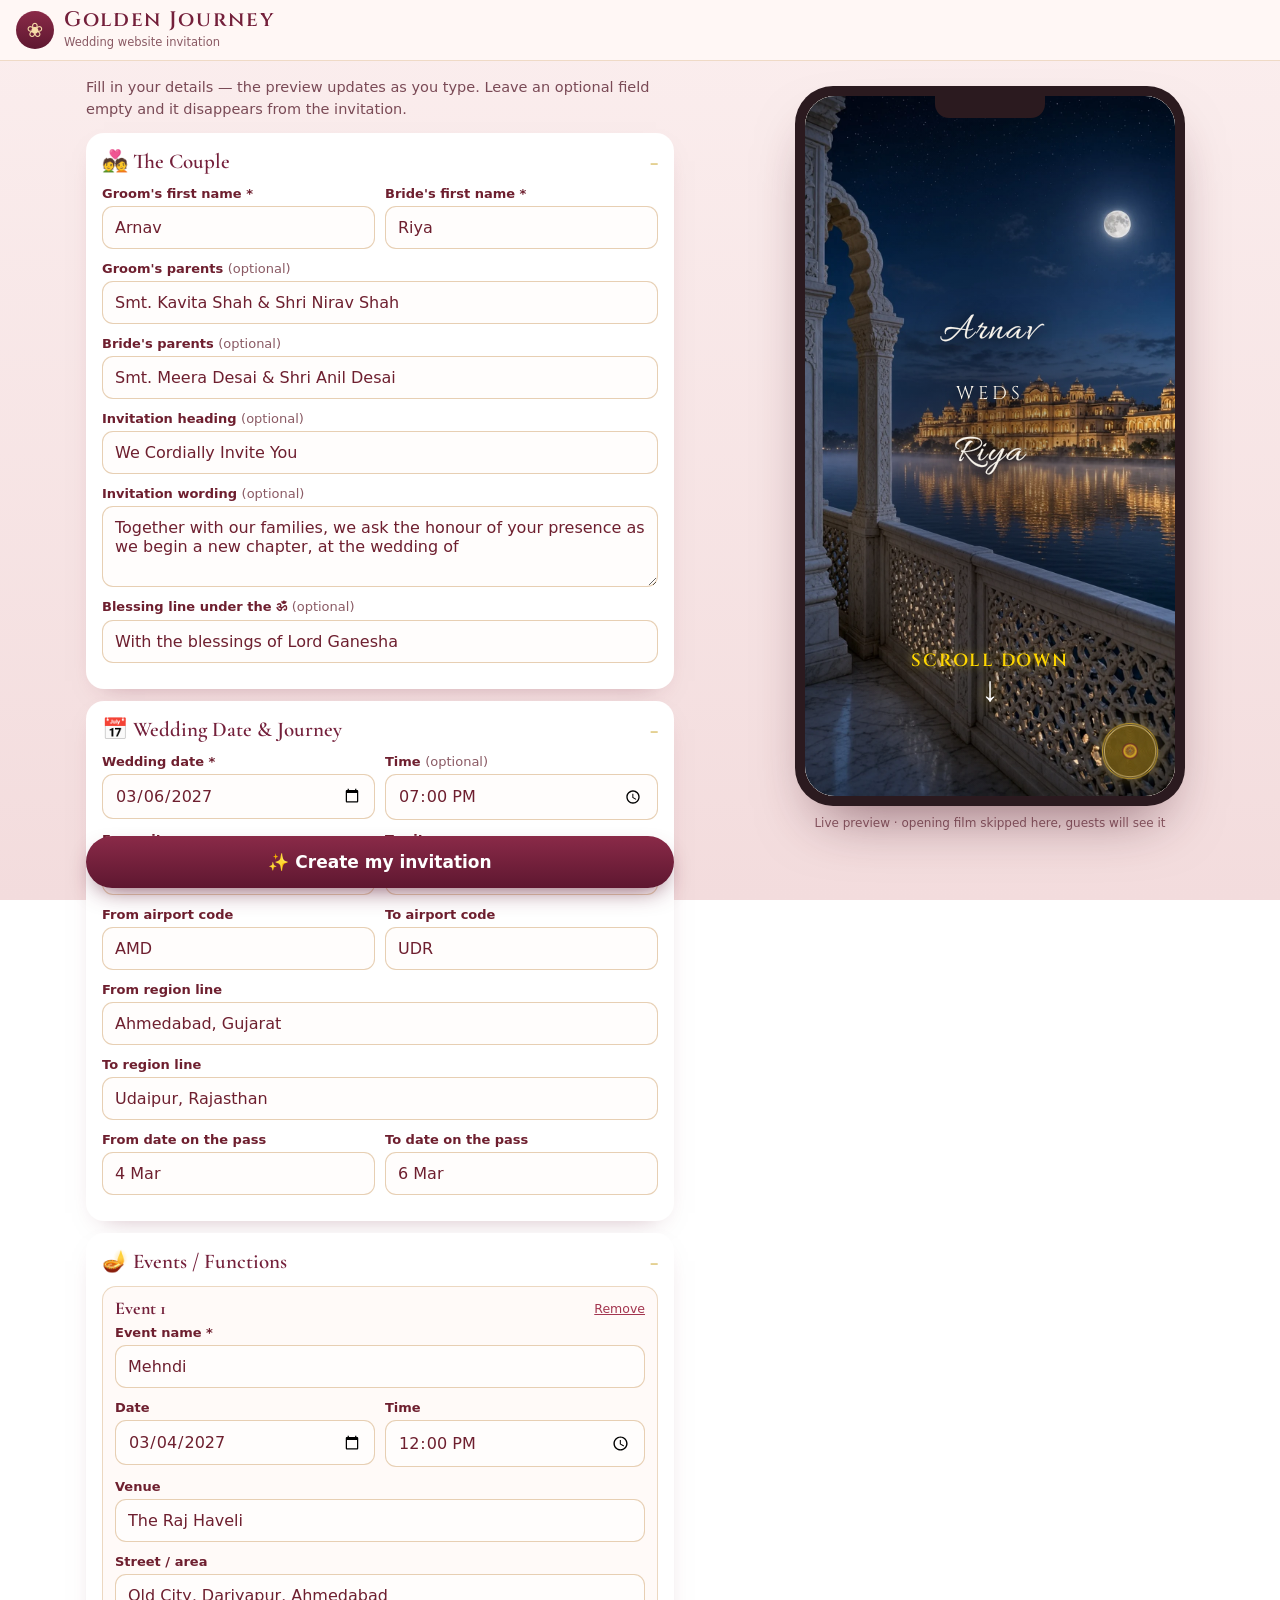
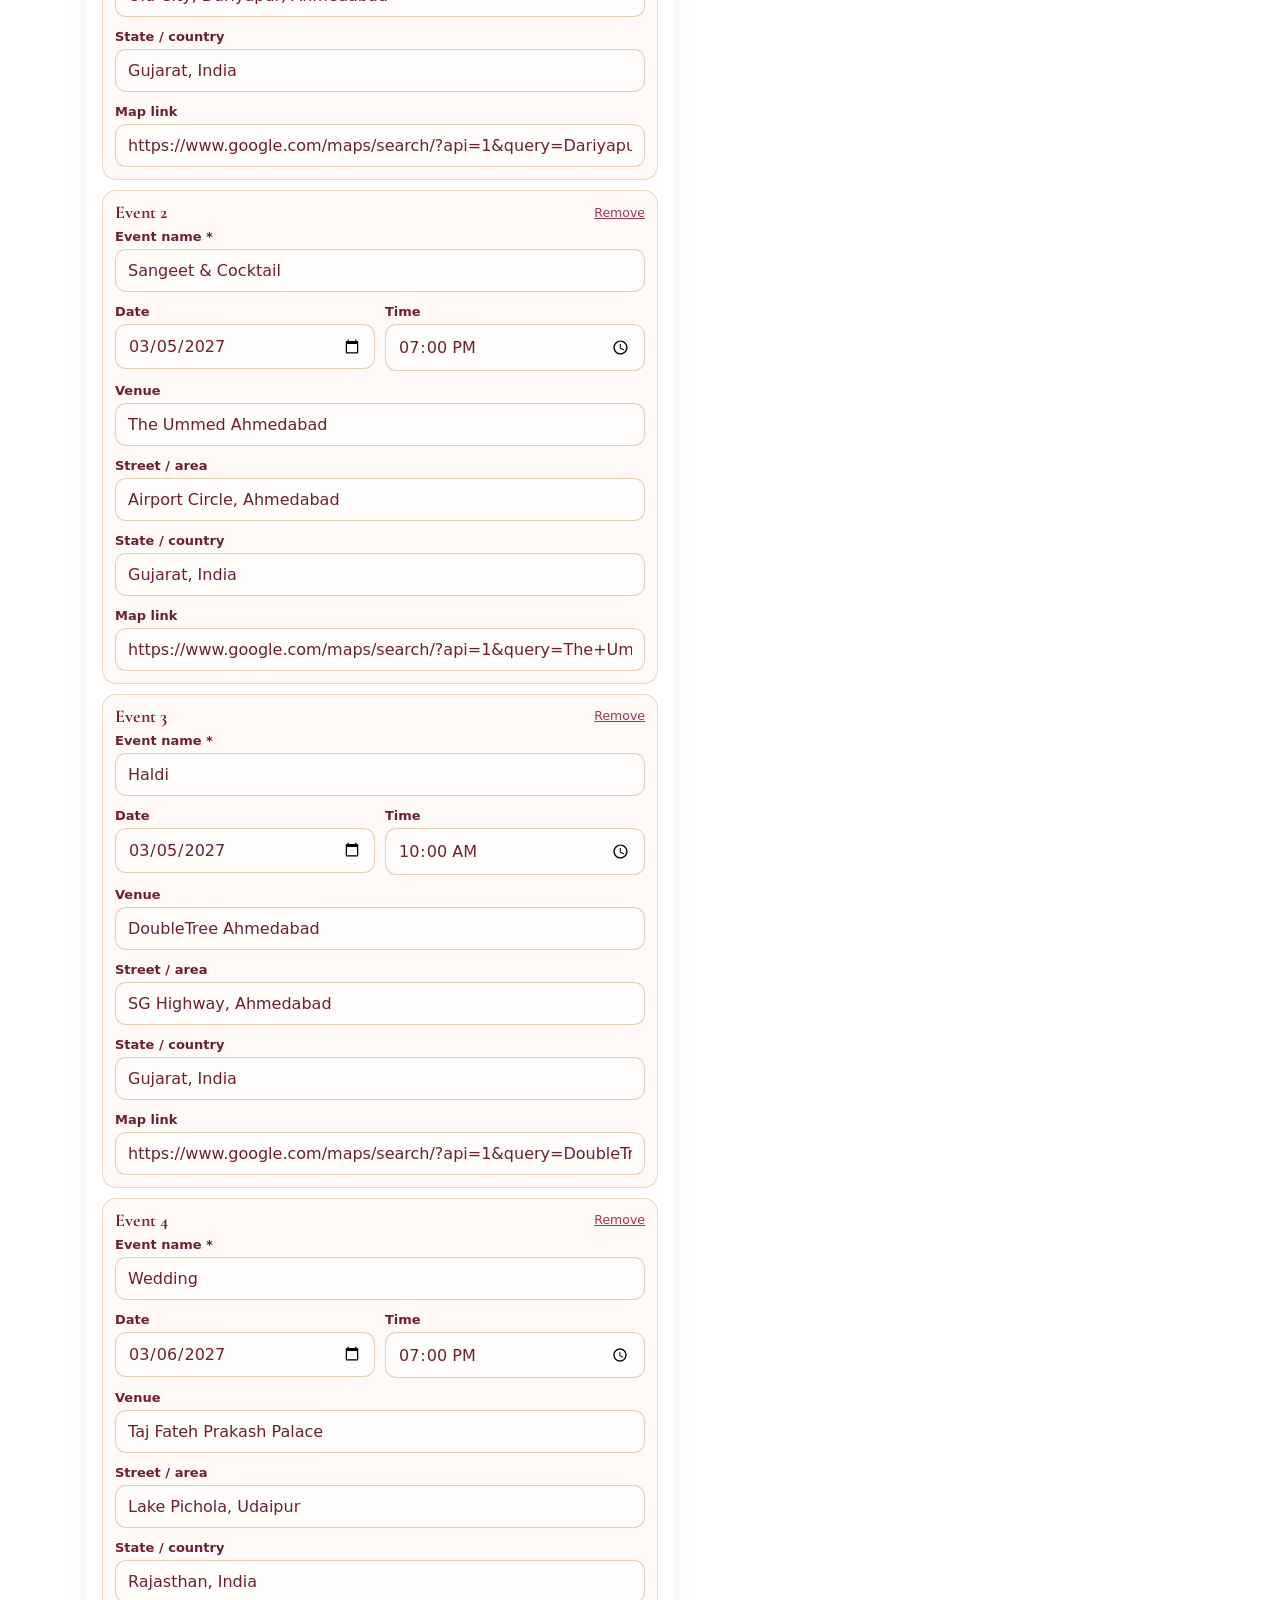
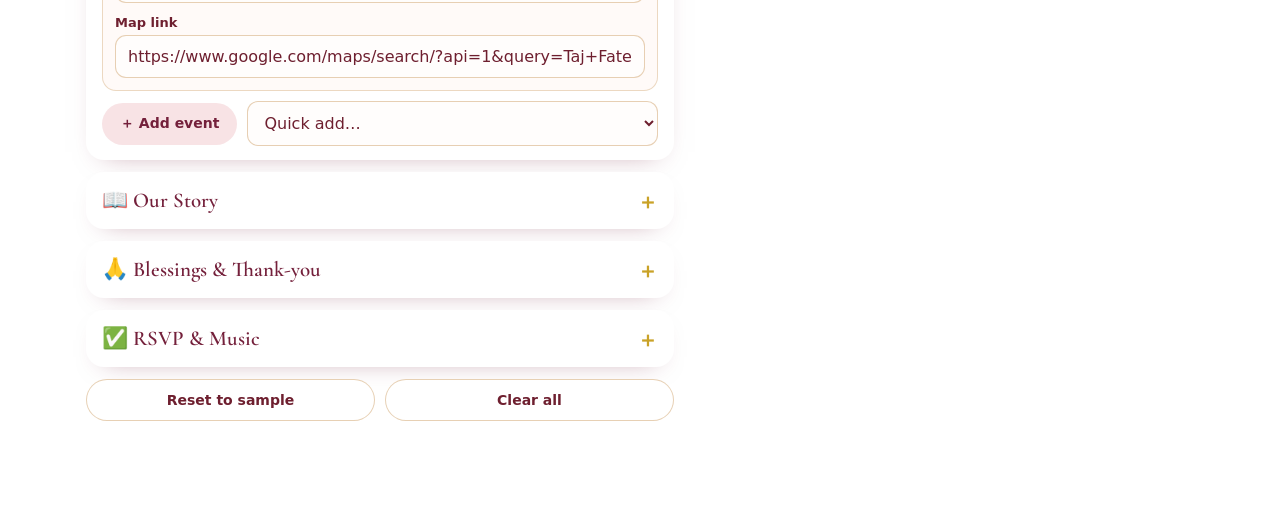
<file: edit.html>
<!doctype html>
<html lang="en">
<head>
<meta charset="utf-8">
<meta name="viewport" content="width=device-width,initial-scale=1,viewport-fit=cover">
<title>Customize your Golden Journey invitation — Just For You</title>
<link rel="stylesheet" href="assets/fonts/fonts.css">
<link rel="stylesheet" href="assets/editor.css">
<style>
  :root{ --ink:#6e1f2f; --paper:#faf5eb; --line:#e8c978; --gold:#c9a227; }
  .brand b{font-family:"Cinzel",serif;font-weight:600;letter-spacing:.08em}
</style>
</head>
<body>
<header class="top">
  <div class="brand"><span class="brand__mono">❀</span><div><b>Golden Journey</b><small>Wedding website invitation</small></div></div>
  <nav class="tabs" role="tablist"><button type="button" class="tab on" data-view="form">✎ Edit</button><button type="button" class="tab" data-view="preview">👁 Preview</button></nav>
</header>
<div class="wrap">
<form class="panel" id="ed" autocomplete="off" novalidate>
  <p class="intro">Fill in your details — the preview updates as you type. Leave an optional field empty and it disappears from the invitation.</p>

  <details class="grp" open><summary>💑 The Couple</summary>
    <div class="row2">
      <label>Groom's first name *<input name="groom_name" maxlength="30" required></label>
      <label>Bride's first name *<input name="bride_name" maxlength="30" required></label>
    </div>
    <label>Groom's parents <i>(optional)</i><input name="groom_parents" maxlength="120" placeholder="Son of …"></label>
    <label>Bride's parents <i>(optional)</i><input name="bride_parents" maxlength="120" placeholder="Daughter of …"></label>
    <label>Invitation heading <i>(optional)</i><input name="invite_kicker" maxlength="60"></label>
    <label>Invitation wording <i>(optional)</i><textarea name="invite_lead" rows="3" maxlength="280"></textarea></label>
    <label>Blessing line under the ॐ <i>(optional)</i><input name="blessing_line" maxlength="80"></label>
  </details>

  <details class="grp" open><summary>📅 Wedding Date &amp; Journey</summary>
    <div class="row2">
      <label>Wedding date *<input type="date" name="event_date" required></label>
      <label>Time <i>(optional)</i><input type="time" name="event_time"></label>
    </div>
    <div class="row2">
      <label>From city<input name="from_city" maxlength="40"></label>
      <label>To city<input name="to_city" maxlength="40"></label>
    </div>
    <div class="row2">
      <label>From airport code<input name="from_code" maxlength="8" placeholder="AMD"></label>
      <label>To airport code<input name="to_code" maxlength="8" placeholder="UDR"></label>
    </div>
    <label>From region line<input name="from_region" maxlength="60"></label>
    <label>To region line<input name="to_region" maxlength="60"></label>
    <div class="row2">
      <label>From date on the pass<input name="from_date_short" maxlength="16" placeholder="4 Mar"></label>
      <label>To date on the pass<input name="to_date_short" maxlength="16" placeholder="6 Mar"></label>
    </div>
  </details>

  <details class="grp" open><summary>🪔 Events / Functions</summary>
    <div id="evList"></div>
    <div class="evadd">
      <button type="button" class="btn btn--soft" id="evAdd">＋ Add event</button>
      <select id="evPreset" aria-label="Quick add"><option value="">Quick add…</option><option>Mehndi</option><option>Haldi</option><option>Sangeet &amp; Cocktail</option><option>Wedding</option><option>Reception</option></select>
    </div>
  </details>

  <details class="grp"><summary>📖 Our Story</summary>
    <label>Section title<input name="story_title" maxlength="40"></label>
    <label>Paragraph 1 <i>(optional)</i><textarea name="story_p1" rows="3" maxlength="400"></textarea></label>
    <label>Paragraph 2 <i>(optional)</i><textarea name="story_p2" rows="3" maxlength="400"></textarea></label>
    <label>Paragraph 3 <i>(optional)</i><textarea name="story_p3" rows="3" maxlength="400"></textarea></label>
  </details>

  <details class="grp"><summary>🙏 Blessings &amp; Thank-you</summary>
    <div id="blList"></div>
    <button type="button" class="btn btn--soft" id="blAdd">＋ Add blessing line</button>
    <label>Postcard thank-you text <i>(optional)</i><textarea name="thanks_text" rows="3" maxlength="240"></textarea></label>
    <label>Postcard line 1<input name="postcard_to1" maxlength="40"></label>
    <label>Postcard line 2<input name="postcard_to2" maxlength="40"></label>
    <label>Postcard line 3<input name="postcard_to3" maxlength="40"></label>
  </details>

  <details class="grp"><summary>✅ RSVP &amp; Music</summary>
    <label>RSVP title<input name="rsvp_title" maxlength="40"></label>
    <label>RSVP introduction<input name="rsvp_lead" maxlength="140"></label>
    <label>WhatsApp number for RSVPs <i>(with country code)</i><input type="tel" name="rsvp_whatsapp" inputmode="numeric" placeholder="919876543210" maxlength="16"></label>
    <label>Reply-by date <i>(optional)</i><input type="date" name="rsvp_deadline"></label>
    <label class="tog"><input type="checkbox" name="music_enabled" checked><span></span>Background music</label>
  </details>

  <div class="actions">
    <button type="button" class="btn btn--ghost" id="resetBtn">Reset to sample</button>
    <button type="button" class="btn btn--ghost" id="clearBtn">Clear all</button>
  </div>
  <p class="err" id="err" hidden></p>
  <button type="button" class="btn btn--main" id="createBtn">✨ Create my invitation</button>
</form>
<section class="preview" id="preview">
  <div class="phone"><div class="phone__notch"></div><iframe id="pv" title="Invitation preview"></iframe></div>
  <p class="pvnote">Live preview · opening film skipped here, guests will see it</p>
</section>
</div>

<div class="sheet" id="sheet" hidden>
  <div class="sheet__card">
    <button type="button" class="sheet__x" id="sheetX" aria-label="Close">×</button>
    <div class="sheet__tick">✓</div>
    <h2>Your invitation is ready!</h2>
    <p>Share this link with your guests. Everything you typed is saved inside the link.</p>
    <div class="link"><input id="shareUrl" readonly aria-label="Your invitation link"><button type="button" class="btn btn--main" id="copyBtn">Copy</button></div>
    <p class="note" id="lenNote"></p>
    <div class="sheet__btns">
      <a class="btn btn--wa" id="waShare" target="_blank" rel="noopener">Share on WhatsApp</a>
      <a class="btn btn--ghost" id="openLink" target="_blank" rel="noopener">Open invitation ↗</a>
      <button type="button" class="btn btn--ghost" id="nativeShare" hidden>Share…</button>
    </div>
  </div>
</div>

<template id="evTpl">
  <div class="ev">
    <div class="ev__head"><b class="ev__no"></b><button type="button" class="ev__del" aria-label="Remove">Remove</button></div>
    <label>Event name *<input data-k="name" maxlength="40"></label>
    <div class="row2"><label>Date<input type="date" data-k="date"></label><label>Time<input type="time" data-k="time"></label></div>
    <label>Venue<input data-k="venue" maxlength="80"></label>
    <label>Street / area<input data-k="street" maxlength="100"></label>
    <label>State / country<input data-k="country" maxlength="60"></label>
    <label>Map link<input type="url" data-k="map_url"></label>
  </div>
</template>
<template id="blTpl">
  <div class="ev bl">
    <div class="ev__head"><b class="ev__no"></b><button type="button" class="ev__del">Remove</button></div>
    <label>Role<input data-k="role" maxlength="40" placeholder="Grand Parents"></label>
    <label>Names<input data-k="names" maxlength="120"></label>
  </div>
</template>

<script src="assets/sample-data.js"></script>
<script src="assets/jfy-codec.js"></script>
<script src="assets/editor.js"></script>
</body>
</html>
</file>
<file: assets/fonts/fonts.css>
/* Bundled SIL Open Font License 1.1 (Google Fonts).
   Cinzel, Cormorant Garamond, Great Vibes and Parisienne match the reference families.
   Allura (OFL) stands in for the commercial “Mussica Swash” face, which cannot be bundled. */
@font-face{font-family:'Cinzel';font-weight:400;font-style:normal;font-display:swap;src:url(Cinzel-400-normal-latin.woff2) format('woff2')}
@font-face{font-family:'Cinzel';font-weight:500;font-style:normal;font-display:swap;src:url(Cinzel-500-normal-latin.woff2) format('woff2')}
@font-face{font-family:'Cinzel';font-weight:600;font-style:normal;font-display:swap;src:url(Cinzel-600-normal-latin.woff2) format('woff2')}
@font-face{font-family:'Cinzel';font-weight:700;font-style:normal;font-display:swap;src:url(Cinzel-700-normal-latin.woff2) format('woff2')}
@font-face{font-family:'Cormorant Garamond';font-weight:400;font-style:normal;font-display:swap;src:url(CormorantGaramond-400-normal-latin.woff2) format('woff2')}
@font-face{font-family:'Cormorant Garamond';font-weight:600;font-style:normal;font-display:swap;src:url(CormorantGaramond-600-normal-latin.woff2) format('woff2')}
@font-face{font-family:'Cormorant Garamond';font-weight:700;font-style:normal;font-display:swap;src:url(CormorantGaramond-700-normal-latin.woff2) format('woff2')}
@font-face{font-family:'Cormorant Garamond';font-weight:400;font-style:italic;font-display:swap;src:url(CormorantGaramond-400-italic-latin.woff2) format('woff2')}
@font-face{font-family:'Great Vibes';font-weight:400;font-style:normal;font-display:swap;src:url(GreatVibes-400-normal-latin.woff2) format('woff2')}
@font-face{font-family:'Parisienne';font-weight:400;font-style:normal;font-display:swap;src:url(Parisienne-400-normal-latin.woff2) format('woff2')}
@font-face{font-family:'Allura';font-weight:400;font-style:normal;font-display:swap;src:url(Allura-400-normal-latin.woff2) format('woff2')}
</file>
<file: assets/editor.css>
[hidden]{display:none!important}
:root{--wine:#74203b;--rose:#c96a7c;--gold:#c9975a;--ink:#4b2430;--bg:#fbf1f0}
*{box-sizing:border-box;margin:0;padding:0}
body{font-family:'Josefin Sans',system-ui,sans-serif;color:var(--ink);background:linear-gradient(180deg,#fbeeee,#f3dcdd) fixed;min-height:100vh}
button,input,select,textarea{font:inherit;color:inherit}
.top{position:sticky;top:0;z-index:20;display:flex;align-items:center;justify-content:space-between;gap:10px;padding:10px 16px;background:rgba(255,248,246,.92);backdrop-filter:blur(10px);border-bottom:1px solid rgba(201,151,90,.3)}
.brand{display:flex;align-items:center;gap:10px}
.brand__mono{width:38px;height:38px;border-radius:50%;display:grid;place-items:center;background:linear-gradient(180deg,#8a2a48,#5e1730);color:#f6dca8;font-size:20px}
.brand b{display:block;font-family:'Cormorant Garamond',serif;font-size:21px;line-height:1;color:var(--wine)}
.brand small{font-size:11.5px;color:#8a5a64}
.tabs{display:flex;background:#f3dfe0;border-radius:999px;padding:3px}
.tab{border:0;background:none;padding:8px 13px;border-radius:999px;font-size:13.5px;cursor:pointer}
.tab.on{background:#fff;color:var(--wine);font-weight:600;box-shadow:0 2px 6px rgba(116,32,59,.15)}
.wrap{display:grid;grid-template-columns:1fr;max-width:1180px;margin:0 auto}
.panel{padding:16px 16px 40px;max-width:620px;width:100%;margin:0 auto}
.intro{font-size:14.5px;line-height:1.5;color:#7a4a56;margin-bottom:12px}
.grp{background:#fff;border-radius:18px;padding:4px 16px;margin-bottom:12px;box-shadow:0 10px 26px -18px rgba(116,32,59,.5)}
.grp summary{cursor:pointer;list-style:none;font-family:'Cormorant Garamond',serif;font-weight:600;font-size:21px;color:var(--wine);padding:12px 0}
.grp summary::-webkit-details-marker{display:none}
.grp summary::after{content:"＋";float:right;color:var(--gold)}.grp[open] summary::after{content:"−"}
.grp[open]{padding-bottom:14px}
label{display:block;font-size:13px;font-weight:600;margin-bottom:12px;min-width:0}
label i{font-weight:300;font-style:normal;color:#8a5a64}
input:not([type=checkbox]):not([type=file]),select,textarea{display:block;width:100%;margin-top:5px;font-size:16px;font-weight:400;padding:11px 12px;border:1.5px solid rgba(201,151,90,.45);border-radius:11px;background:#fffdfc;outline:none;min-width:0}
input:focus,textarea:focus,select:focus{border-color:var(--rose);box-shadow:0 0 0 3px rgba(201,106,124,.15)}
.row2{display:grid;grid-template-columns:1fr 1fr;gap:10px}
.photo{position:relative}
.photo input{position:absolute;opacity:0;width:1px;height:1px}
.photo__btn{display:block;margin-top:5px;padding:11px;text-align:center;border:1.5px dashed rgba(201,151,90,.7);border-radius:11px;background:#fff8f3;font-weight:400;cursor:pointer;overflow:hidden;text-overflow:ellipsis;white-space:nowrap}
.photo.has .photo__btn{border-style:solid;background:#eaf6ec;color:#1d6b35}
.photo__x{margin-top:4px;border:0;background:none;font-size:12px;color:#a3354f;text-decoration:underline;cursor:pointer}
.note{font-size:12px;line-height:1.45;color:#8a5a64;margin:-2px 0 4px}
.ev{border:1.5px solid rgba(201,151,90,.35);border-radius:14px;padding:10px 12px 0;margin-bottom:10px;background:#fffaf8}
.ev__head{display:flex;justify-content:space-between;align-items:center;margin-bottom:6px}
.ev__no{font-family:'Cormorant Garamond',serif;font-size:18px;color:var(--wine)}
.ev__del{border:0;background:none;color:#a3354f;font-size:12.5px;text-decoration:underline;cursor:pointer}
.evadd{display:flex;gap:10px;align-items:center}
.evadd select{margin:0;flex:1}
.tog{display:flex;align-items:center;gap:10px;font-weight:400;font-size:14px;cursor:pointer}
.tog input{position:absolute;opacity:0}
.tog span{flex:none;width:44px;height:26px;border-radius:99px;background:#dcc3c6;position:relative;transition:.25s}
.tog span::after{content:"";position:absolute;top:3px;left:3px;width:20px;height:20px;border-radius:50%;background:#fff;transition:.25s;box-shadow:0 1px 3px rgba(0,0,0,.2)}
.tog input:checked+span{background:#34a35a}.tog input:checked+span::after{left:21px}
.tog input:focus-visible+span{outline:2px solid var(--gold)}
.btn{display:inline-flex;align-items:center;justify-content:center;gap:6px;border:0;border-radius:999px;padding:12px 18px;font-weight:600;font-size:14px;cursor:pointer;text-decoration:none;white-space:nowrap}
.btn--main{background:linear-gradient(180deg,#8a2a48,#5e1730);color:#fff;box-shadow:0 10px 24px -10px rgba(94,23,48,.8)}
.panel>.btn--main{width:100%;font-size:17px;padding:16px;position:sticky;bottom:12px}
.btn--soft{background:#f8e3e5;color:var(--wine)}
.btn--ghost{background:#fff;color:var(--ink);border:1.5px solid rgba(201,151,90,.45)}
.btn--wa{background:#1fae54;color:#fff}
.actions{display:flex;gap:10px;margin:4px 0 12px}
.actions .btn{flex:1}
.err{color:#b3261e;font-size:14px;margin-bottom:10px}
.preview{display:none;padding:16px;justify-items:center}
.phone{position:relative;width:min(100%,390px);height:min(80vh,800px);border-radius:38px;padding:10px;background:#2b1a1f;box-shadow:0 30px 60px -25px rgba(70,20,35,.6)}
.phone iframe{width:100%;height:100%;border:0;border-radius:30px;background:#f8e3e3}
.phone__notch{position:absolute;top:10px;left:50%;transform:translateX(-50%);width:110px;height:22px;background:#2b1a1f;border-radius:0 0 14px 14px;z-index:2}
.pvnote{font-size:12px;color:#8a5a64;margin-top:10px;text-align:center}
body.v-preview .panel{display:none}
body.v-preview .preview{display:grid}
body.v-preview .phone{height:calc(100svh - 120px);width:min(100%,430px)}
@media(min-width:900px){
  .tabs{display:none}
  .wrap{grid-template-columns:minmax(0,1fr) 440px;gap:20px;padding:0 20px}
  .preview{display:grid;position:sticky;top:70px;align-self:start}
  .panel{margin:0}
}
.sheet{position:fixed;inset:0;z-index:50;background:rgba(40,12,20,.55);display:grid;place-items:center;padding:16px;animation:fade .3s}
@keyframes fade{from{opacity:0}}
.sheet__card{position:relative;width:min(100%,460px);background:#fff;border-radius:24px;padding:28px 20px 22px;text-align:center;animation:pop .45s cubic-bezier(.22,1,.36,1)}
@keyframes pop{from{transform:scale(.9);opacity:0}}
.sheet__x{position:absolute;top:8px;right:14px;border:0;background:none;font-size:30px;cursor:pointer;color:#8a5a64}
.sheet__tick{width:60px;height:60px;margin:0 auto 8px;border-radius:50%;display:grid;place-items:center;font-size:30px;color:#fff;background:linear-gradient(180deg,#8a2a48,#5e1730)}
.sheet h2{font-family:'Pinyon Script',cursive;font-weight:400;font-size:36px;color:var(--wine)}
.sheet p{font-size:14px;line-height:1.5;margin:4px 0 12px}
.link{display:flex;gap:8px}
.link input{margin:0!important;font-size:13px!important}
.sheet__btns{display:grid;gap:8px;margin-top:10px}
</file>
